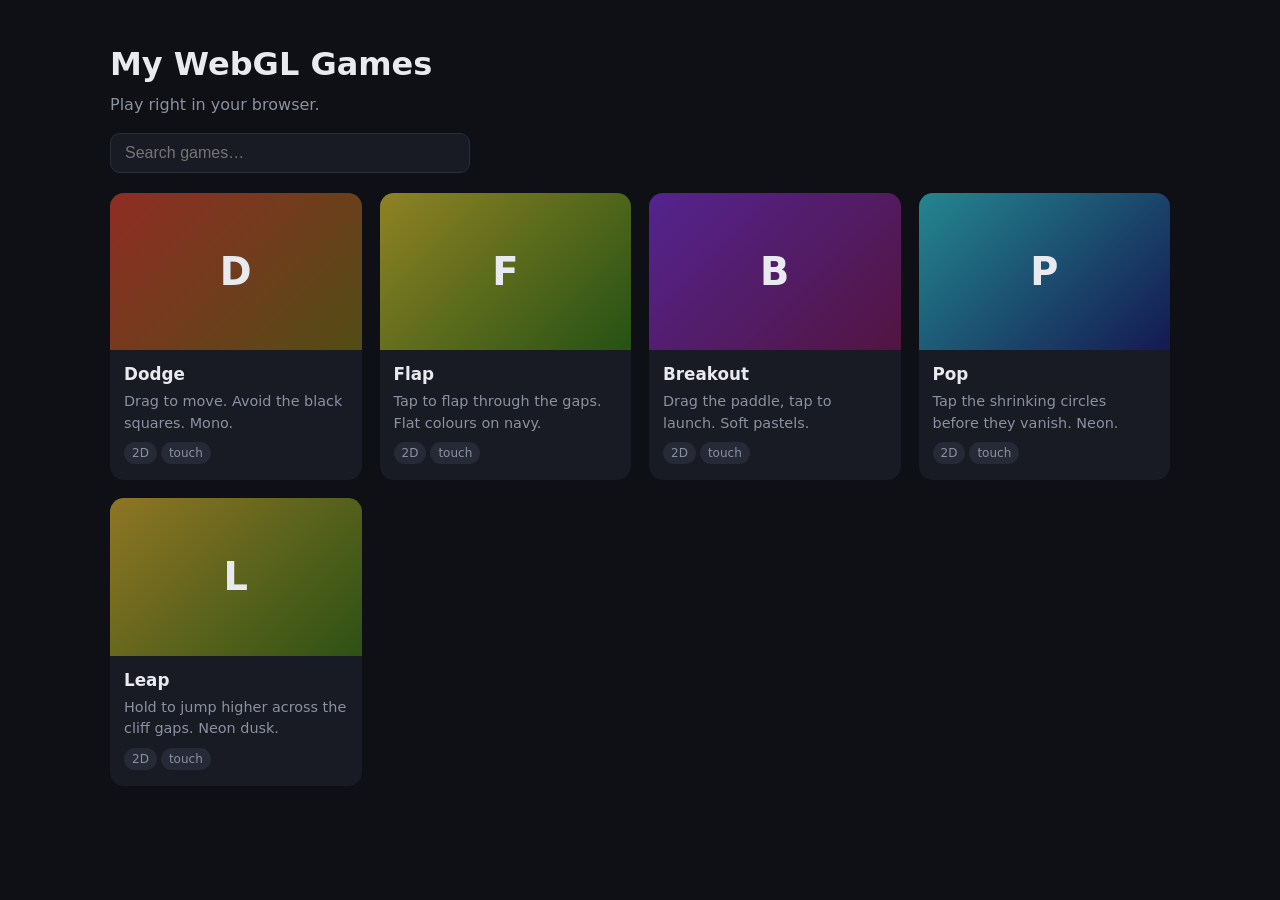
<file: index.html>
<!DOCTYPE html>
<html lang="en"><head><meta charset="utf-8"><meta name="viewport" content="width=device-width,initial-scale=1">
<title>My WebGL Games</title><link rel="stylesheet" href="style.css"></head>
<body>
<header><h1>My WebGL Games</h1><p>Play right in your browser.</p>
<input id="search" type="search" placeholder="Search games…"></header>
<main><div id="grid" class="grid"></div></main>
<script>
const grid=document.getElementById('grid'),search=document.getElementById('search');
let games=[];
const hue=s=>[...s].reduce((a,c)=>a+c.charCodeAt(0)*7,0)%360;
function render(){
  const q=search.value.toLowerCase();
  const list=games.filter(g=>(g.title+' '+(g.description||'')+' '+(g.tags||[]).join(' ')).toLowerCase().includes(q));
  grid.innerHTML='';
  if(!list.length){grid.innerHTML='<p class="empty">No games found.</p>';return}
  for(const g of list){
    const a=document.createElement('a');a.className='card';a.href='game.html?g='+encodeURIComponent(g.slug);
    const h=hue(g.slug);
    const t=document.createElement('div');t.className='thumb';
    t.style.setProperty('--h1',`hsl(${h} 60% 35%)`);t.style.setProperty('--h2',`hsl(${(h+50)%360} 60% 20%)`);
    if(g.thumbnail){const i=document.createElement('img');i.src=g.thumbnail;i.alt='';t.appendChild(i)}else t.textContent=g.title[0];
    const info=document.createElement('div');info.className='info';
    const h3=document.createElement('h3');h3.textContent=g.title;
    const p=document.createElement('p');p.textContent=g.description||'';
    info.append(h3,p);
    for(const tag of g.tags||[]){const s=document.createElement('span');s.className='tag';s.textContent=tag;info.appendChild(s)}
    a.append(t,info);grid.appendChild(a);
  }
}
fetch('games.json').then(r=>r.json()).then(d=>{games=d;render()}).catch(()=>{grid.innerHTML='<p class="empty">Could not load games.json (open via a web server, not file://).</p>'});
search.addEventListener('input',render);
</script></body></html>
</file>
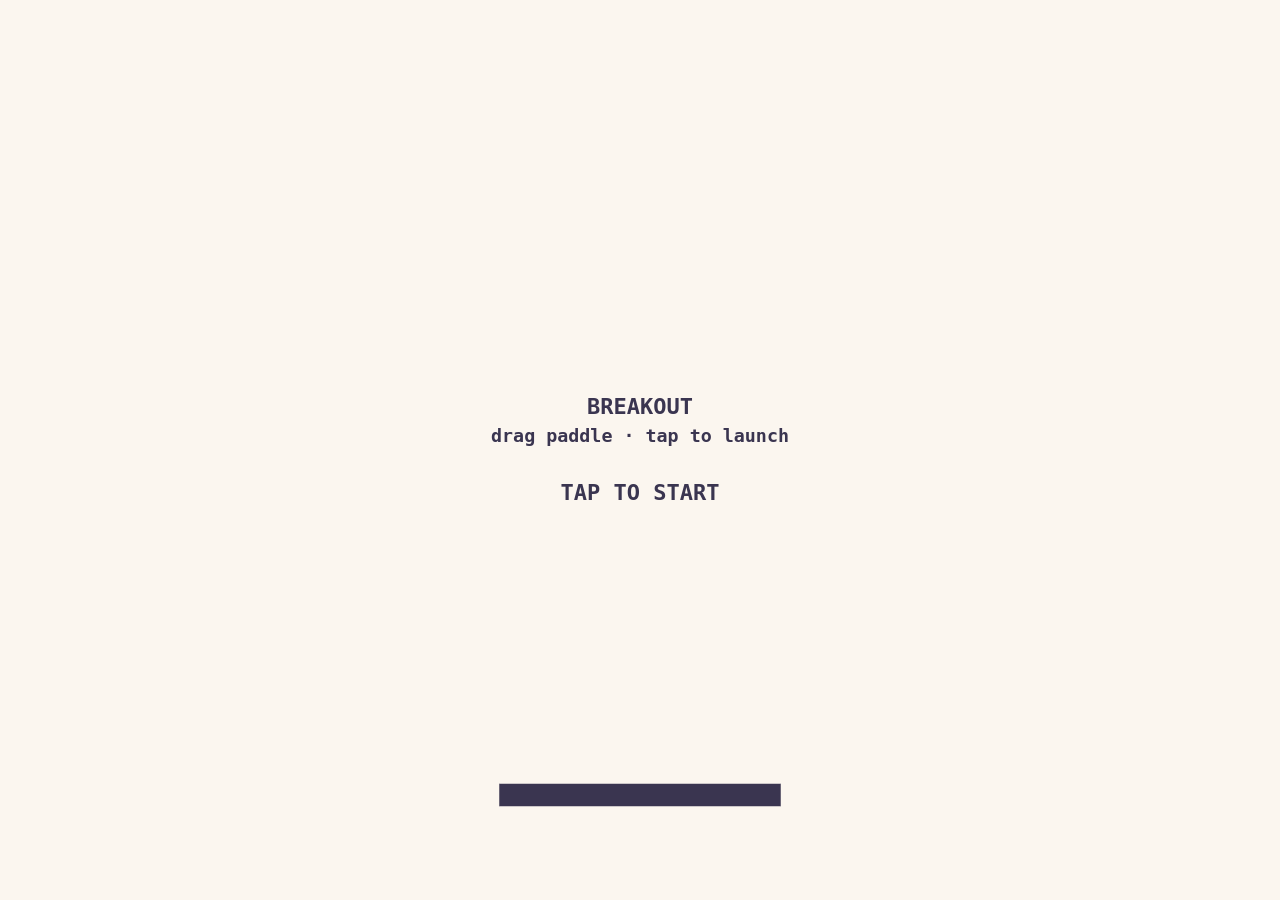
<file: games/breakout/index.html>
<!DOCTYPE html><html><head><meta charset="utf-8"><meta name="viewport" content="width=device-width,initial-scale=1,maximum-scale=1,user-scalable=no"><title>Game</title></head><body><script src="../_shared/gl2d.js"></script><script>
// BREAKOUT — drag to move the paddle, tap to launch. Soft pastels.
const g=GL2D({fg:'#3a3550'});
const COLS=8,ROWS=5,COLORS=['#ff8fa3','#ffb38a','#ffe08a','#9be3a8','#8ec5ff'];
let state='idle',bricks,px=0,ball,lives=3,score=0,lock=0;
const U=()=>Math.min(g.W,g.H*.75)/360;
function newGame(){bricks=Array.from({length:COLS*ROWS},()=>true);lives=3;score=0;serve();state='serve'}
function serve(){state='serve';ball={x:px,y:0,vx:0,vy:0};hud()}
function hud(){g.score(score+'   '+'♥'.repeat(lives))}
g.msg('BREAKOUT<br><small>drag paddle · tap to launch</small><br><br>TAP TO START');
g.onDown=()=>{
  if(state==='idle'||(state==='over'&&performance.now()>=lock)){newGame();g.msg(null);return}
  if(state==='serve'){const sp=g.H*.62;const a=(Math.random()*.8-.4);ball.vx=Math.sin(a)*sp;ball.vy=-Math.cos(a)*sp;state='run'}};
g.loop(dt=>{
  g.clear('#fbf6ef');const u=U(),W=g.W,H=g.H;
  const pw=Math.max(W*.22,70*u),ph=12*u,py=H-56*u,r=7*u;
  const m=14*u,gp=5*u,top=64*u,bw=(W-2*m-(COLS-1)*gp)/COLS,bh=18*u;
  if(state!=='idle'){px=Math.min(W-pw/2,Math.max(pw/2,g.ptr.x||W/2))}else px=W/2;
  if(state==='serve'){ball.x=px;ball.y=py-ph/2-r-1}
  if(state==='run'){
    const sp=Math.hypot(ball.vx,ball.vy);
    ball.x+=ball.vx*dt;ball.y+=ball.vy*dt;
    if(ball.x<r){ball.x=r;ball.vx=Math.abs(ball.vx)}
    if(ball.x>W-r){ball.x=W-r;ball.vx=-Math.abs(ball.vx)}
    if(ball.y<r){ball.y=r;ball.vy=Math.abs(ball.vy)}
    if(ball.vy>0&&ball.y+r>py-ph/2&&ball.y-r<py+ph/2&&Math.abs(ball.x-px)<pw/2+r){
      const k=Math.max(-1,Math.min(1,(ball.x-px)/(pw/2)));const a=k*1.0;
      const s2=Math.min(sp*1.01,H*1.0);ball.vx=Math.sin(a)*s2;ball.vy=-Math.cos(a)*s2;ball.y=py-ph/2-r}
    for(let i=0;i<bricks.length;i++){if(!bricks[i])continue;
      const bx=m+(i%COLS)*(bw+gp),by=top+Math.floor(i/COLS)*(bh+gp);
      const cx=Math.max(bx,Math.min(ball.x,bx+bw)),cy=Math.max(by,Math.min(ball.y,by+bh));
      if((ball.x-cx)**2+(ball.y-cy)**2<r*r){bricks[i]=false;score+=10;
        if(Math.abs(ball.x-(bx+bw/2))/bw>Math.abs(ball.y-(by+bh/2))/bh)ball.vx*=-1;else ball.vy*=-1;
        hud();break}}
    if(!bricks.some(Boolean)){state='over';lock=performance.now()+500;g.msg('YOU WIN<br>'+score+'<br><br>TAP TO PLAY AGAIN')}
    else if(ball.y>H+r){lives--;hud();if(lives<=0){state='over';lock=performance.now()+500;g.msg('GAME OVER<br>'+score+'<br><br>TAP TO RETRY')}else serve()}
  }
  if(bricks)bricks.forEach((a,i)=>{if(a)g.rect(m+(i%COLS)*(bw+gp),top+Math.floor(i/COLS)*(bh+gp),bw,bh,COLORS[Math.floor(i/COLS)])});
  g.rect(px-pw/2,py-ph/2,pw,ph,'#3a3550');
  if(state!=='idle')g.circle(ball.x,ball.y,r,'#3a3550');
});
</script></body></html>
</file>
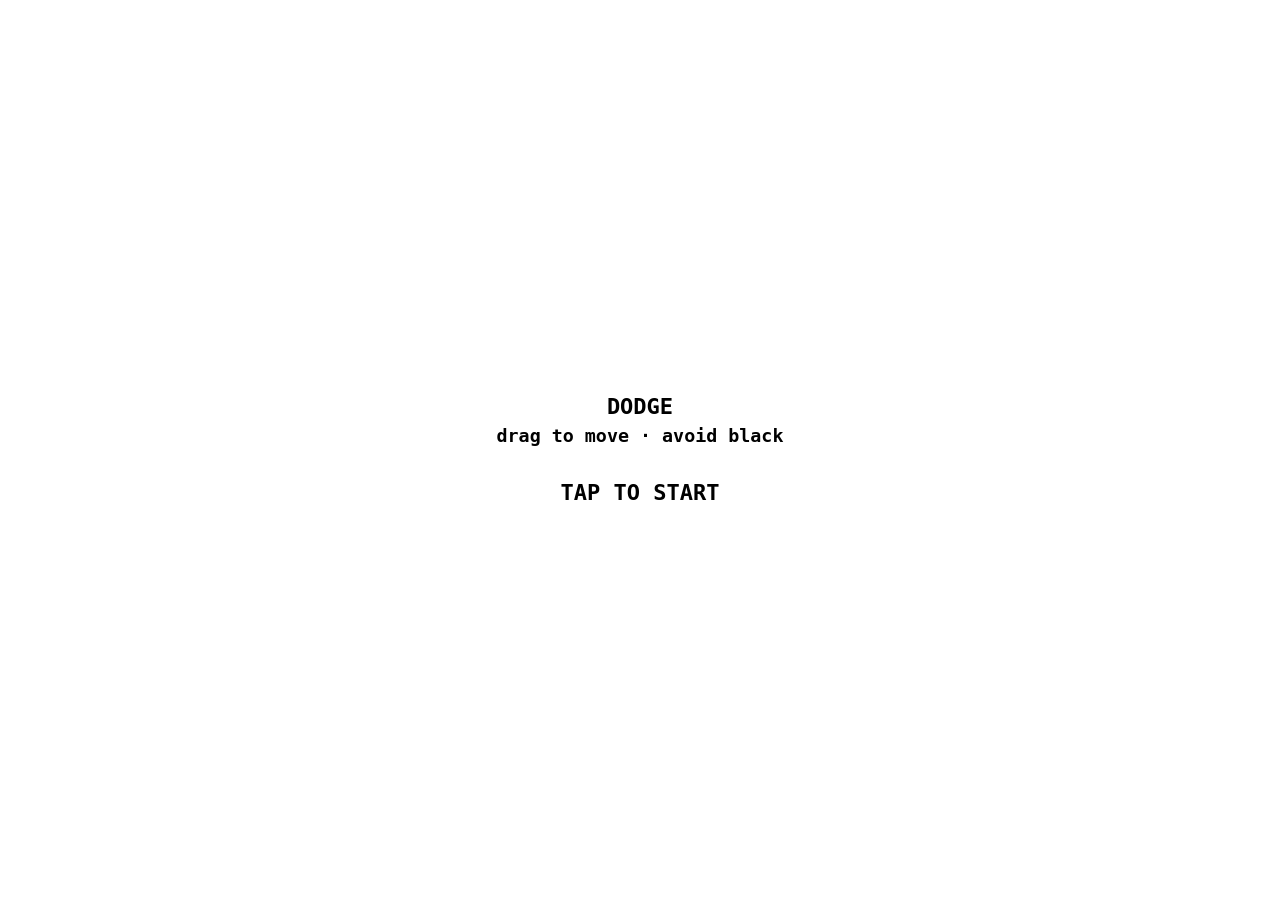
<file: games/dodge/index.html>
<!DOCTYPE html><html><head><meta charset="utf-8"><meta name="viewport" content="width=device-width,initial-scale=1,maximum-scale=1,user-scalable=no"><title>Game</title></head><body><script src="../_shared/gl2d.js"></script><script>
// DODGE — drag to move, avoid the black squares. Mono / brutalist.
const g=GL2D({fg:'#000'});
let en=[],state='idle',score=0,spawn=0,px=0,py=0,lock=0,best=0;
const S=()=>Math.min(g.W,g.H)*.045;
const target=()=>({x:g.ptr.x,y:g.ptr.y-(g.ptr.type==='touch'?S()*2.5:0)});
g.msg('DODGE<br><small>drag to move · avoid black</small><br><br>TAP TO START');
g.onDown=()=>{if(state==='run'||performance.now()<lock)return;
  state='run';en=[];score=0;spawn=0;const t=target();px=t.x;py=t.y;g.msg(null)};
g.loop(dt=>{
  g.clear('#ffffff');const s=S();
  if(state==='run'){
    const t=target();px+=(t.x-px)*Math.min(1,dt*20);py+=(t.y-py)*Math.min(1,dt*20);
    score+=dt;spawn-=dt;
    if(spawn<=0){spawn=Math.max(.14,.55-score*.01);
      const sz=s*(1+Math.random()*2.2),side=Math.random()*4|0,sp=Math.min(g.W,g.H)*(.28+score*.008)*(.7+Math.random()*.6);
      const e={s:sz};
      if(side<2){e.x=Math.random()*g.W;e.y=side?g.H+sz:-sz;e.vx=0;e.vy=side?-sp:sp}
      else{e.y=Math.random()*g.H;e.x=side===2?-sz:g.W+sz;e.vy=0;e.vx=side===2?sp:-sp}
      en.push(e)}
    for(const e of en){e.x+=e.vx*dt;e.y+=e.vy*dt;
      if(Math.abs(e.x-px)<(e.s+s)/2&&Math.abs(e.y-py)<(e.s+s)/2){
        state='over';lock=performance.now()+500;best=Math.max(best,score);
        g.msg('GAME OVER<br>'+score.toFixed(1)+'s · best '+best.toFixed(1)+'s<br><br>TAP TO RETRY')}}
    en=en.filter(e=>e.x>-300&&e.x<g.W+300&&e.y>-300&&e.y<g.H+300);
    g.score(score.toFixed(1));
  }
  for(const e of en)g.rect(e.x-e.s/2,e.y-e.s/2,e.s,e.s,'#000000');
  if(state!=='idle')g.rect(px-s/2,py-s/2,s,s,'#ff2a1a');
});
</script></body></html>
</file>
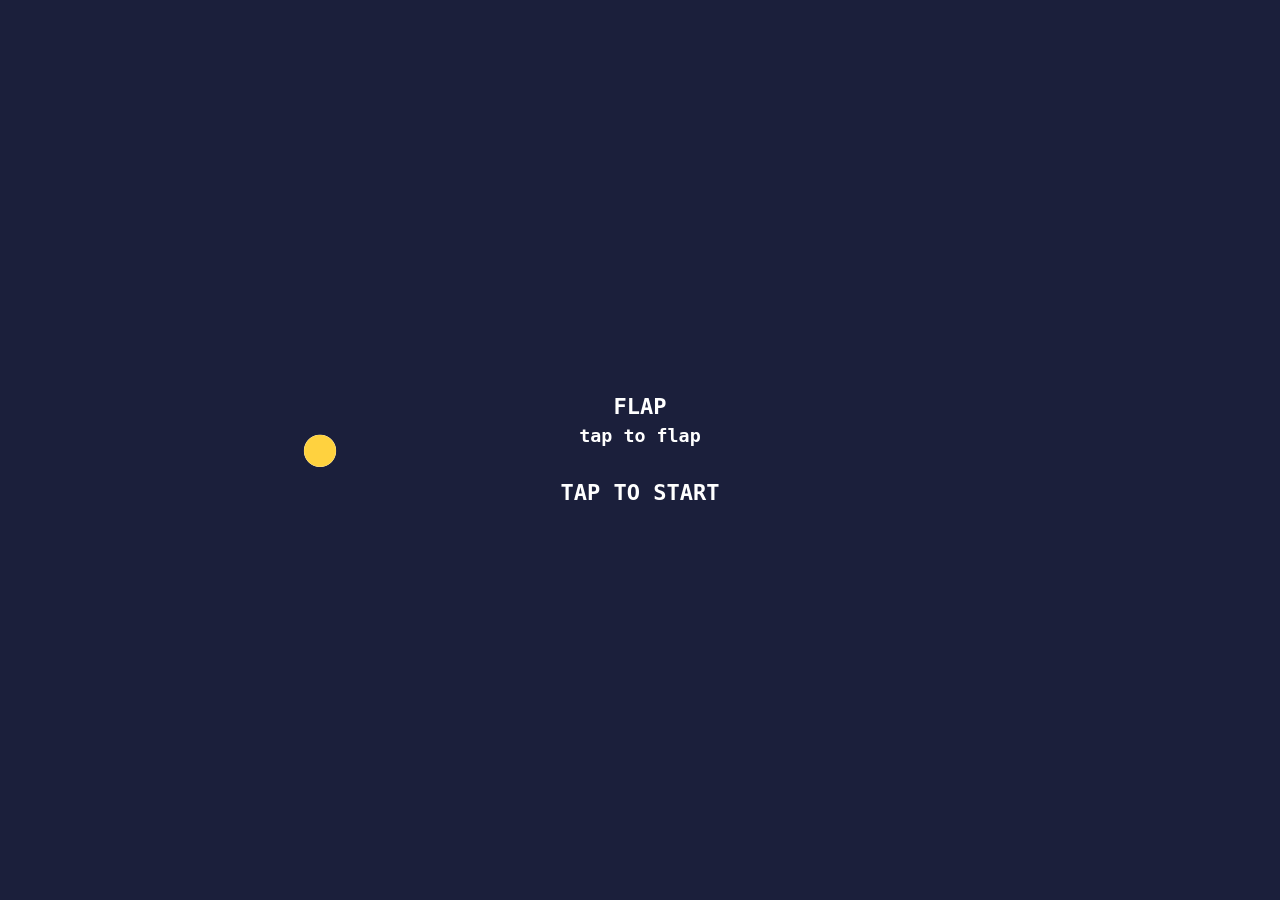
<file: games/flap/index.html>
<!DOCTYPE html><html><head><meta charset="utf-8"><meta name="viewport" content="width=device-width,initial-scale=1,maximum-scale=1,user-scalable=no"><title>Game</title></head><body><script src="../_shared/gl2d.js"></script><script>
// FLAP — tap to flap through the gaps. Dark navy + flat colours.
const g=GL2D({fg:'#ffffff'});
let state='idle',bird,pipes=[],spawn=0,score=0,lock=0,best=0,t=0;
const sc=()=>g.H/700;
function reset(){state='idle';bird={y:g.H/2,vy:0};pipes=[];spawn=.6;score=0;g.score('');
  g.msg('FLAP<br><small>tap to flap</small><br><br>TAP TO START')}
function die(){state='over';lock=performance.now()+500;best=Math.max(best,score);
  g.msg('GAME OVER<br>'+score+' · best '+best+'<br><br>TAP TO RETRY')}
g.onDown=()=>{
  if(state==='over'){if(performance.now()>=lock)reset();return}
  if(state==='idle'){state='run';g.msg(null)}
  bird.vy=-g.H*.58};
g.loop(dt=>{
  if(!bird)reset();
  const s=sc(),bx=g.W*.25,r=13*s,gap=Math.max(170*s,g.H*.27),pw=62*s;t+=dt;
  g.clear('#1b1f3b');
  if(state==='idle'){bird.y=g.H/2+Math.sin(t*4)*10*s}
  if(state==='run'){
    bird.vy+=g.H*2.1*dt;bird.y+=bird.vy*dt;
    spawn-=dt;
    if(spawn<=0){spawn=1.45;const m=gap/2+g.H*.12;pipes.push({x:g.W+pw,gy:m+Math.random()*(g.H-2*m),done:false})}
    for(const p of pipes){p.x-=g.W*.4*Math.max(.7,g.H/g.W>1?1:.8)*dt*(g.H>g.W?0.8:1.1);
      if(!p.done&&p.x+pw<bx-r){p.done=true;score++;g.score(score)}
      if(bx+r>p.x&&bx-r<p.x+pw&&(bird.y-r<p.gy-gap/2||bird.y+r>p.gy+gap/2))die()}
    pipes=pipes.filter(p=>p.x>-pw*2);
    if(bird.y>g.H-r||bird.y<r)die();
  }
  for(const p of pipes){g.rect(p.x,0,pw,p.gy-gap/2,'#3ddc97');g.rect(p.x,p.gy+gap/2,pw,g.H,'#3ddc97')}
  g.circle(bx,bird.y,r,'#ffd23f');
});
</script></body></html>
</file>
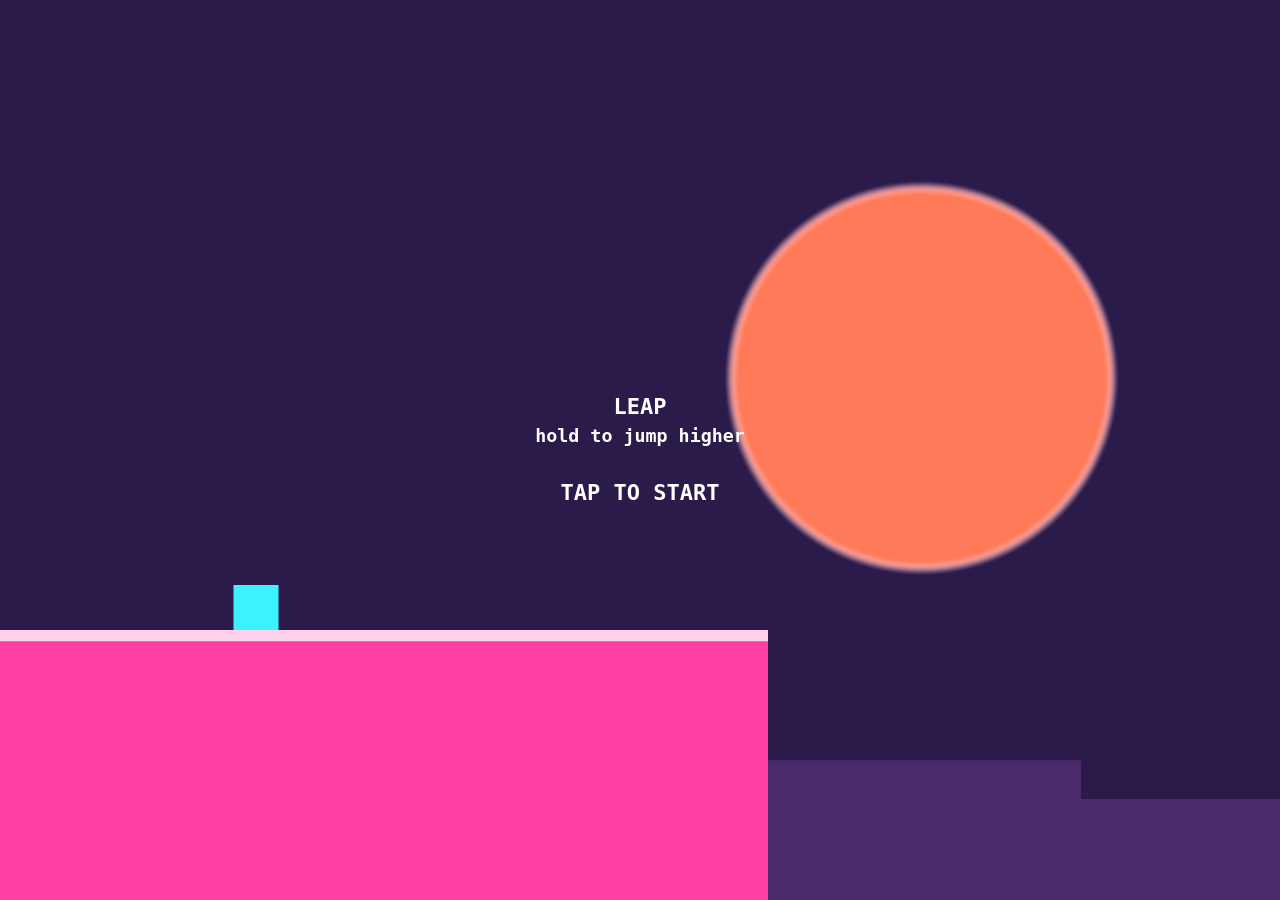
<file: games/leap/index.html>
<!DOCTYPE html><html><head><meta charset="utf-8"><meta name="viewport" content="width=device-width,initial-scale=1,maximum-scale=1,user-scalable=no"><title>Game</title></head><body><script src="../_shared/gl2d.js"></script><script>
// LEAP — hold to jump higher, cross the gaps between cliffs. Neon dusk.
const g=GL2D({fg:'#ffffff'});
let state='idle',p,ledges=[],sp,dist,lock=0,best=0,hold=false,buf=0;
const G=()=>g.H*3.2,V=()=>g.H*1.15;
function addLedge(){const L=ledges[ledges.length-1];
  let y=g.H*(.55+Math.random()*.3);const up=y<L.y;y=Math.max(y,L.y-g.H*.12);
  const gap=sp*(.25+Math.random()*.35)*(up?.7:1);
  ledges.push({x:L.x+L.w+gap,w:sp*(.8+Math.random()*1.4),y})}
function reset(){state='idle';sp=g.H*.75;dist=0;buf=0;p={y:g.H*.7,vy:0,ground:true};
  ledges=[{x:-g.W,w:g.W*1.6,y:g.H*.7}];g.score('');
  g.msg('LEAP<br><small>hold to jump higher</small><br><br>TAP TO START')}
function die(){state='over';lock=performance.now()+500;const m=Math.floor(dist/g.H*10);best=Math.max(best,m);
  g.msg('GAME OVER<br>'+m+'m · best '+best+'m<br><br>TAP TO RETRY')}
g.onDown=()=>{hold=true;
  if(state==='over'){if(performance.now()>=lock)reset();return}
  if(state==='idle'){state='run';g.msg(null);return}
  buf=.12};
g.onUp=()=>{hold=false;if(p&&p.vy<0)p.vy*=.45};
addEventListener('keydown',e=>{if(e.code==='Space'||e.code==='ArrowUp'){e.preventDefault();if(!e.repeat)g.onDown()}});
addEventListener('keyup',e=>{if(e.code==='Space'||e.code==='ArrowUp')g.onUp()});
g.loop(dt=>{
  if(!p)reset();
  const s=g.H*.05,px=g.W*.2;
  if(state==='run'){
    sp=Math.min(g.H*1.6,sp+g.H*.02*dt);const dx=sp*dt;dist+=dx;
    for(const L of ledges)L.x-=dx;
    ledges=ledges.filter(L=>L.x+L.w>-g.W*.2);
    while(ledges[ledges.length-1].x<g.W*1.5)addLedge();
    buf-=dt;if(buf>0&&p.ground){p.vy=-V();p.ground=false;buf=0;if(!hold)p.vy*=.45}
    p.vy+=G()*dt;let ny=p.y+p.vy*dt;p.ground=false;
    for(const L of ledges)if(px+s/2>L.x&&px-s/2<L.x+L.w){
      if(p.vy>=0&&p.y<=L.y+1&&ny>=L.y){ny=L.y;p.vy=0;p.ground=true}
      else if(ny>L.y+2)die()}
    p.y=ny;if(p.y-s>g.H)die();
    g.score(Math.floor(dist/g.H*10)+'m');
  }
  g.clear('#2b1b4a');
  g.circle(g.W*.72,g.H*.42,g.H*.22,'#ff7a59');
  const hw=g.H*.4,off=dist*.2,k=Math.floor(off/hw);
  for(let j=0;j<g.W/hw+2;j++){const i=k+j,hh=g.H*(.18+.08*Math.sin(i*1.7)+.05*Math.sin(i*3.1));
    g.rect(i*hw-off,g.H-hh,hw+1,hh,'#4a2a6a')}
  for(const L of ledges){g.rect(L.x,L.y,L.w,g.H-L.y,'#ff3fa4');g.rect(L.x,L.y,L.w,s*.25,'#ffd1ec')}
  g.rect(px-s/2,p.y-s,s,s,'#3cf2ff');
});
</script></body></html>
</file>
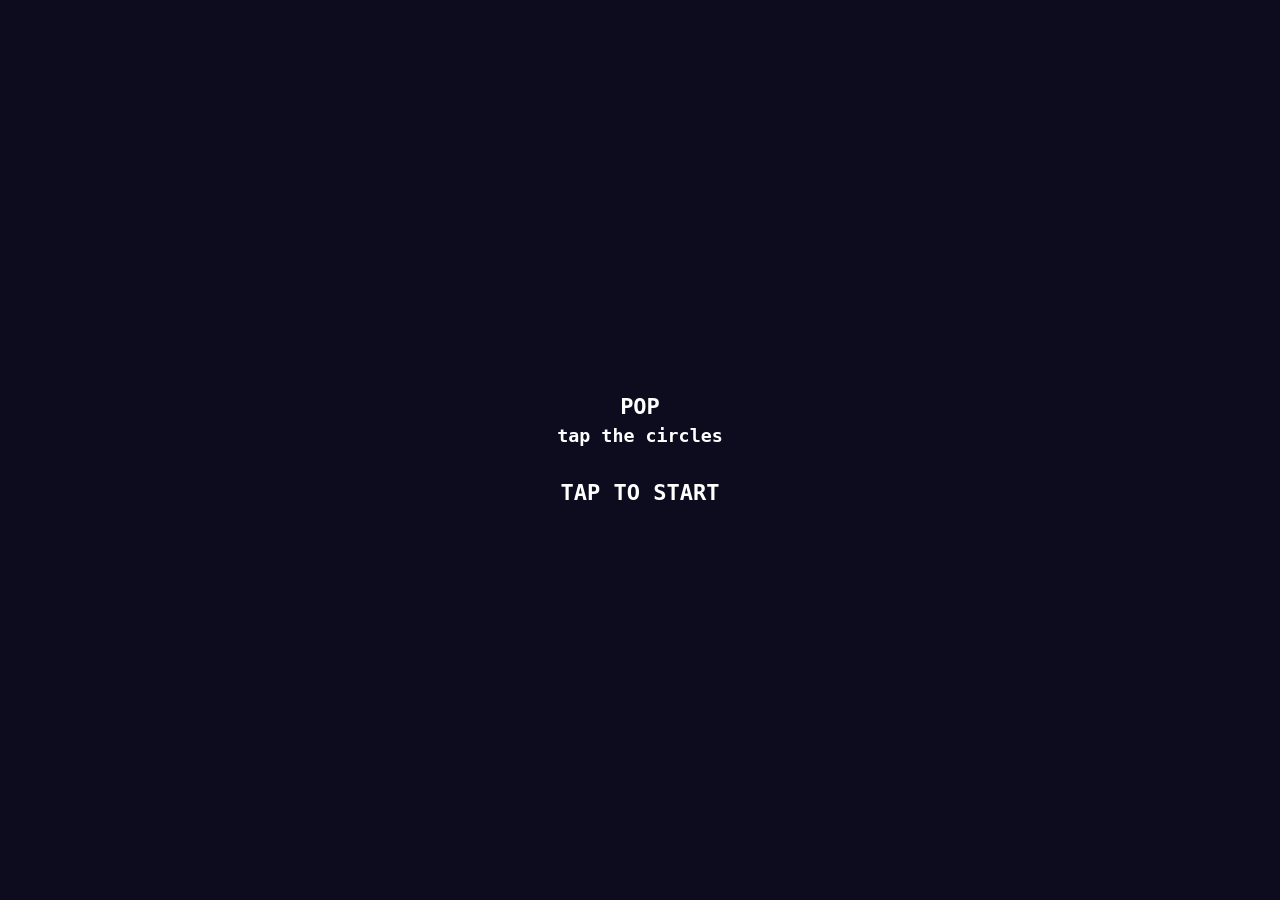
<file: games/pop/index.html>
<!DOCTYPE html><html><head><meta charset="utf-8"><meta name="viewport" content="width=device-width,initial-scale=1,maximum-scale=1,user-scalable=no"><title>Game</title></head><body><script src="../_shared/gl2d.js"></script><script>
// POP — tap the shrinking circles before they vanish. Neon on dark.
const g=GL2D({fg:'#ffffff'});
const PAL=['#ff3cac','#2be4ff','#b6ff3c','#ffb82b','#a974ff'];
let state='idle',ts=[],fx=[],score=0,lives=3,spawn=0,lock=0,best=0,time=0;
const hud=()=>g.score(score+'   '+'♥'.repeat(lives));
g.msg('POP<br><small>tap the circles</small><br><br>TAP TO START');
g.onDown=()=>{
  if(state==='over'){if(performance.now()<lock)return;state='idle'}
  if(state==='idle'){state='run';ts=[];fx=[];score=0;lives=3;spawn=.2;time=0;hud();g.msg(null);return}
  const {x,y}=g.ptr;let hit=-1,best_=1e9;
  ts.forEach((t,i)=>{const r=t.r0*(1-t.t/t.life),d=Math.hypot(t.x-x,t.y-y);
    if(d<=Math.max(r,14)+10&&d<best_){best_=d;hit=i}});
  if(hit>=0){const t=ts.splice(hit,1)[0];score++;fx.push({x:t.x,y:t.y,r:t.r0*(1-t.t/t.life),c:t.c,t:0});hud()}};
g.loop(dt=>{
  g.clear('#0d0b1e');const u=Math.min(g.W,g.H)/360;
  if(state==='run'){
    time+=dt;spawn-=dt;
    if(spawn<=0){spawn=Math.max(.35,.9-time*.012);
      const r0=(34+Math.random()*22)*u,life=Math.max(.7,1.7-time*.015);
      ts.push({x:r0+Math.random()*(g.W-2*r0),y:r0+50*u+Math.random()*(g.H-2*r0-50*u),r0,t:0,life,c:PAL[Math.random()*PAL.length|0]})}
    for(const t of ts)t.t+=dt;
    const gone=ts.filter(t=>t.t>=t.life);
    if(gone.length){ts=ts.filter(t=>t.t<t.life);lives-=gone.length;hud();
      if(lives<=0){state='over';lock=performance.now()+500;best=Math.max(best,score);
        g.msg('GAME OVER<br>'+score+' · best '+best+'<br><br>TAP TO RETRY')}}
  }
  for(const t of ts){const r=t.r0*(1-t.t/t.life);g.circle(t.x,t.y,t.r0,t.c,.12);g.circle(t.x,t.y,Math.max(r,1),t.c,.95)}
  fx=fx.filter(f=>(f.t+=dt)<.3);
  for(const f of fx){const k=f.t/.3;g.circle(f.x,f.y,f.r*(1+k*.8),f.c,.6*(1-k))}
});
</script></body></html>
</file>
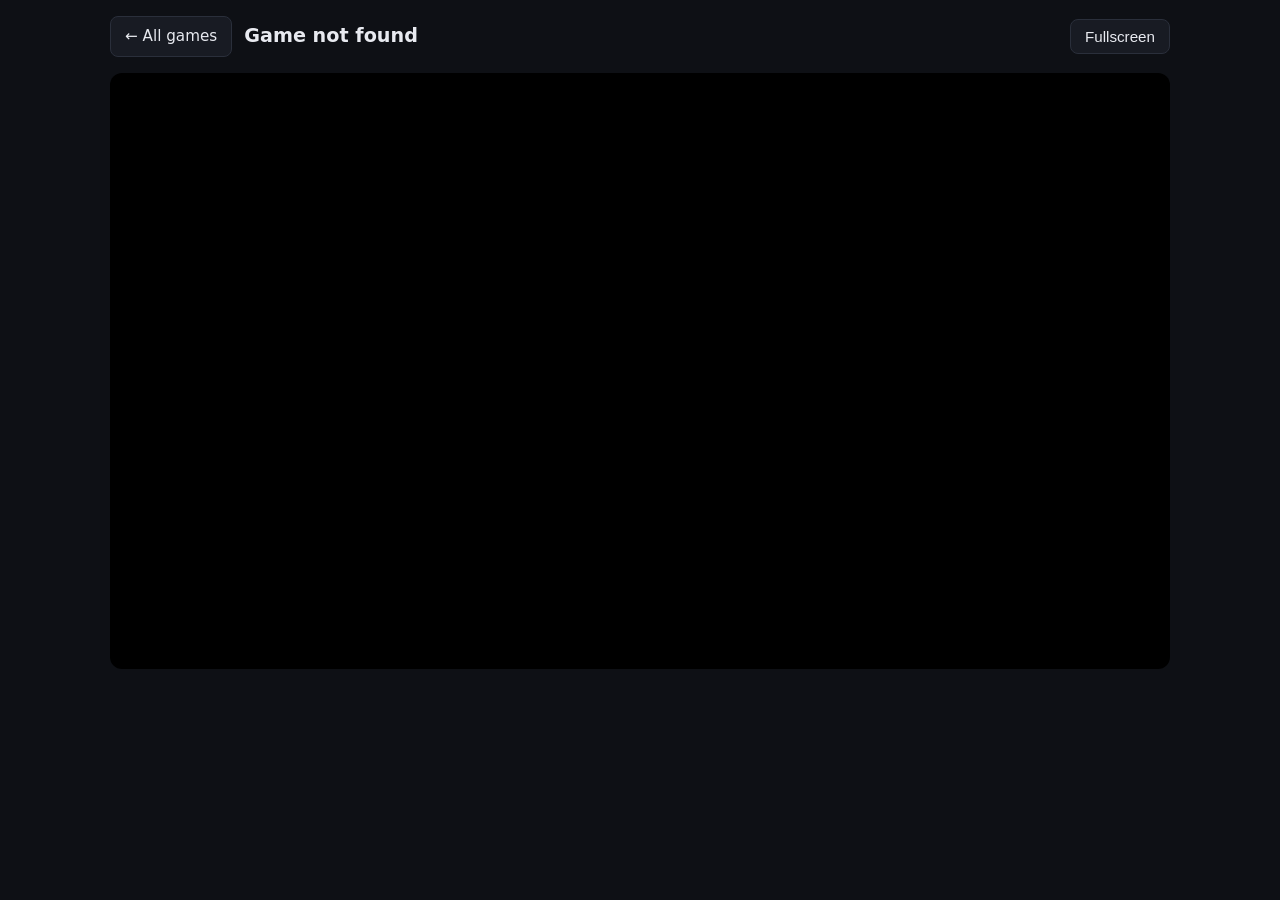
<file: game.html>
<!DOCTYPE html>
<html lang="en"><head><meta charset="utf-8"><meta name="viewport" content="width=device-width,initial-scale=1">
<title>Play</title><link rel="stylesheet" href="style.css"></head>
<body>
<div class="bar"><a class="btn" href="index.html">← All games</a><h2 id="title"></h2><button id="fs">Fullscreen</button></div>
<div class="stage"><div class="frame" id="frame"></div><p class="desc" id="desc"></p></div>
<script>
const slug=new URLSearchParams(location.search).get('g');
fetch('games.json').then(r=>r.json()).then(list=>{
  const g=list.find(x=>x.slug===slug);
  if(!g){document.getElementById('title').textContent='Game not found';return}
  document.title=g.title;
  document.getElementById('title').textContent=g.title;
  document.getElementById('desc').textContent=g.description||'';
  const f=document.getElementById('frame');
  if(g.aspect){f.style.setProperty('--aspect',g.aspect);const[a,b]=g.aspect.split('/').map(Number);f.style.setProperty('--ar',a/(b||1))}
  const i=document.createElement('iframe');
  i.src='games/'+g.slug+'/'+(g.entry||'index.html');
  i.allow='fullscreen; autoplay; gamepad; pointer-lock; accelerometer; gyroscope';
  i.allowFullscreen=true;
  f.appendChild(i);
  document.getElementById('fs').onclick=()=>f.requestFullscreen&&f.requestFullscreen();
});
</script></body></html>
</file>
<file: style.css>
:root{--bg:#0e1015;--card:#181b23;--fg:#e8eaf0;--muted:#8b91a1;--accent:#6ea8ff}
*{box-sizing:border-box}
body{margin:0;background:var(--bg);color:var(--fg);font:16px/1.5 system-ui,sans-serif}
a{color:inherit;text-decoration:none}
header{max-width:1100px;margin:0 auto;padding:40px 20px 10px}
header h1{margin:0;font-size:2rem}
header p{color:var(--muted);margin:.3rem 0 1rem}
#search{width:100%;max-width:360px;padding:10px 14px;border-radius:10px;border:1px solid #2a2f3b;background:var(--card);color:var(--fg);font-size:1rem}
main{max-width:1100px;margin:0 auto;padding:10px 20px 60px}
.grid{display:grid;grid-template-columns:repeat(auto-fill,minmax(240px,1fr));gap:18px}
.card{background:var(--card);border-radius:14px;overflow:hidden;transition:transform .15s,box-shadow .15s}
.card:hover{transform:translateY(-4px);box-shadow:0 8px 24px #0008}
.thumb{aspect-ratio:16/10;background:linear-gradient(135deg,var(--h1),var(--h2));display:flex;align-items:center;justify-content:center;font-size:2.4rem;font-weight:700}
.thumb img{width:100%;height:100%;object-fit:cover}
.info{padding:12px 14px 16px}
.info h3{margin:0 0 4px;font-size:1.05rem}
.info p{margin:0;color:var(--muted);font-size:.9rem}
.tag{display:inline-block;margin-top:8px;margin-right:4px;font-size:.75rem;padding:2px 8px;border-radius:99px;background:#252a36;color:var(--muted)}
.empty{color:var(--muted)}
.bar{max-width:1100px;margin:0 auto;padding:16px 20px;display:flex;gap:12px;align-items:center}
.bar h2{margin:0;font-size:1.2rem;flex:1}
button,.btn{background:var(--card);color:var(--fg);border:1px solid #2a2f3b;border-radius:8px;padding:8px 14px;cursor:pointer;font-size:.95rem}
button:hover,.btn:hover{border-color:var(--accent)}
.stage{max-width:1100px;margin:0 auto;padding:0 20px 40px}
.frame{width:min(100%,calc(78vh*var(--ar,1.7778)));aspect-ratio:var(--aspect,16/9);margin:0 auto;background:#000;border-radius:12px;overflow:hidden}
.frame:fullscreen{width:100vw;height:100vh;aspect-ratio:auto;border-radius:0}
.frame iframe{width:100%;height:100%;border:0;display:block}
.desc{color:var(--muted);margin-top:14px}
</file>
